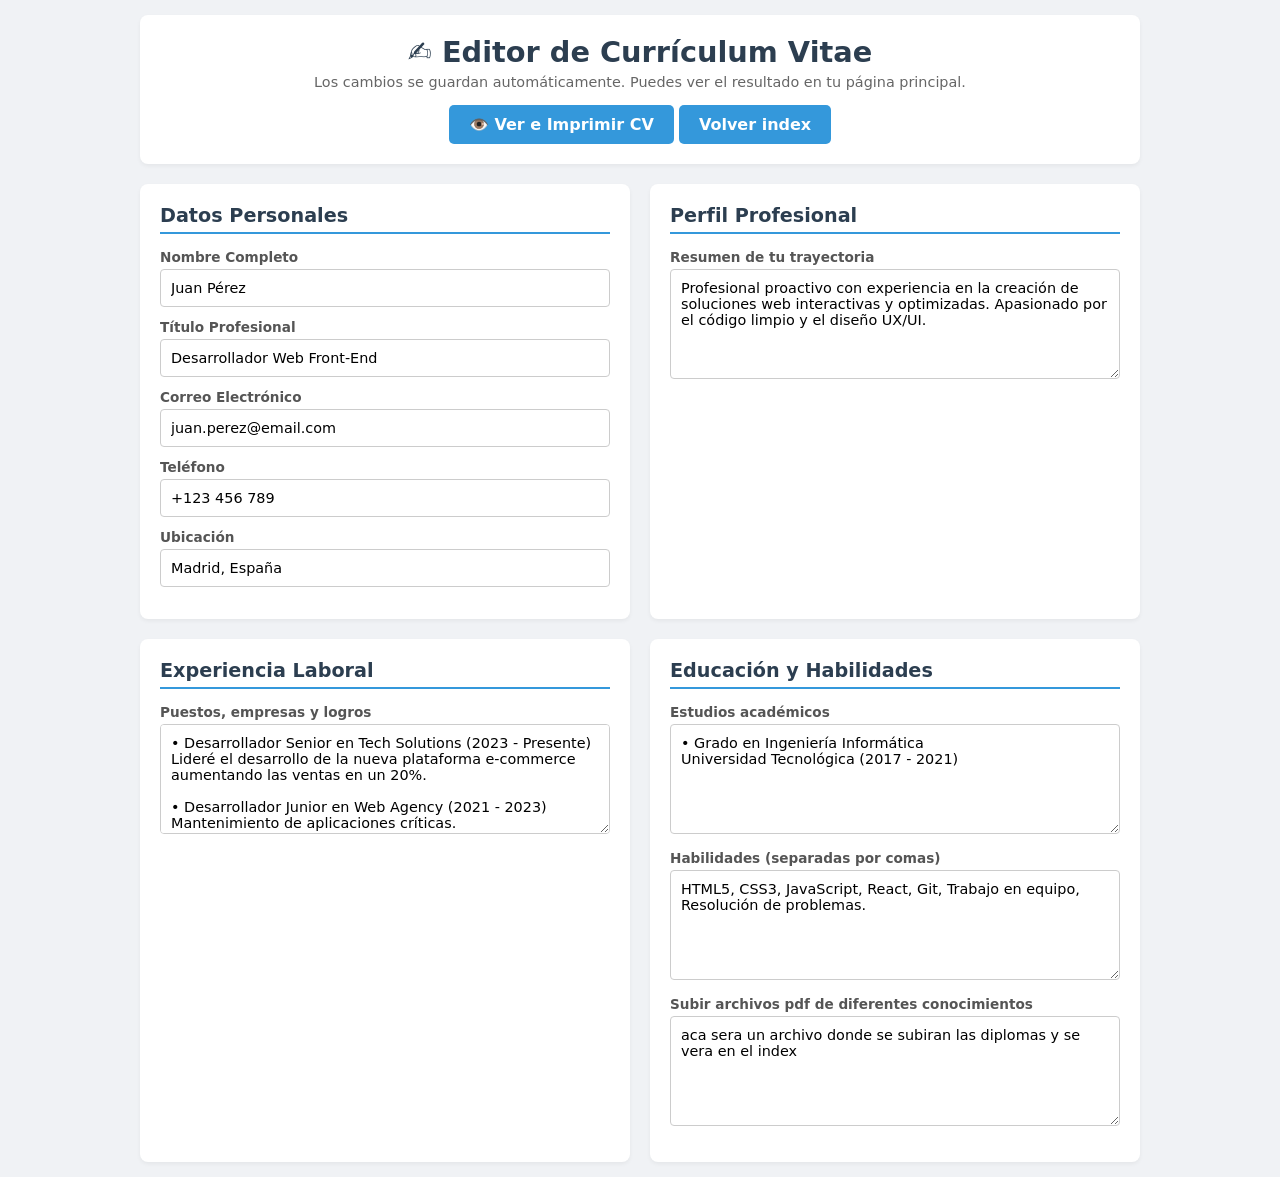
<file: container.html>
<!DOCTYPE html>
<html lang="es">
<head>
    <meta charset="UTF-8">
    <meta name="viewport" content="width=device-width, initial-scale=1.0">
    <title>Panel de Control - Editar CV</title>
    <link rel="stylesheet" href="../css/container.css">
</head>
<body>

    <div class="admin-container">
        <header class="admin-header">
            <h1>✍️ Editor de Currículum Vitae</h1>
            <p>Los cambios se guardan automáticamente. Puedes ver el resultado en tu página principal.</p>
            <a href="index.html" target="_blank" class="btn-view">👁️ Ver e Imprimir CV</a>
            <a href="index.html" class="btn-view"> Volver index</a>
        </header>

        <main class="form-grid">
            <section class="form-section">
                <h2>Datos Personales</h2>
                <div class="form-group">
                    <label for="input-name">Nombre Completo</label>
                    <input type="text" id="input-name">
                </div>
                <div class="form-group">
                    <label for="input-title">Título Profesional</label>
                    <input type="text" id="input-title">
                </div>
                <div class="form-group">
                    <label for="input-email">Correo Electrónico</label>
                    <input type="email" id="input-email">
                </div>
                <div class="form-group">
                    <label for="input-phone">Teléfono</label>
                    <input type="tel" id="input-phone">
                </div>
                <div class="form-group">
                    <label for="input-location">Ubicación</label>
                    <input type="text" id="input-location">
                </div>
            </section>

            <section class="form-section">
                <h2>Perfil Profesional</h2>
                <div class="form-group">
                    <label for="input-profile">Resumen de tu trayectoria</label>
                    <textarea id="input-profile"></textarea>
                </div>
            </section>

            <section class="form-section">
                <h2>Experiencia Laboral</h2>
                <div class="form-group">
                    <label for="input-experience">Puestos, empresas y logros</label>
                    <textarea id="input-experience"></textarea>
                </div>
            </section>

            <section class="form-section">
                <h2>Educación y Habilidades</h2>
                <div class="form-group">
                    <label for="input-education">Estudios académicos</label>
                    <textarea id="input-education"></textarea>
                </div>
                <div class="form-group">
                    <label for="input-skills">Habilidades (separadas por comas)</label>
                    <textarea id="input-skills"></textarea>
                </div>
                <div class="form-group">
                    <label for="input-diplomas">Subir archivos pdf de diferentes conocimientos</label>
                    <textarea id="input-diplomas"></textarea>
                </div>
            </section>
        </main>
    </div>

    <script src="js/script.js"></script>
</body>
</html>
</file>
<file: css/container.css>
* { box-sizing: border-box; margin: 0; padding: 0; }
body {
    font-family: 'Segoe UI', system-ui, sans-serif;
    background-color: #f0f2f5;
    color: #333;
    padding: 15px;
}
.admin-container {
    max-width: 1000px;
    margin: 0 auto;
}
.admin-header {
    background: white;
    padding: 20px;
    border-radius: 8px;
    margin-bottom: 20px;
    box-shadow: 0 2px 4px rgba(0,0,0,0.05);
    text-align: center;
}
.admin-header h1 { color: #2c3e50; font-size: 1.8em; margin-bottom: 5px; }
.admin-header p { color: #666; font-size: 0.9em; margin-bottom: 15px; }

.btn-view {
    display: inline-block;
    background: #3498db;
    color: white;
    text-decoration: none;
    padding: 10px 20px;
    border-radius: 5px;
    font-weight: bold;
    transition: background 0.2s;
}
.btn-view:hover { background: #2980b9; }

/* Grid responsivo para los formularios */
.form-grid {
    display: grid;
    grid-template-columns: 1fr;
    gap: 20px;
}
@media (min-width: 768px) {
    .form-grid { grid-template-columns: 1fr 1fr; }
}

.form-section {
    background: white;
    padding: 20px;
    border-radius: 8px;
    box-shadow: 0 2px 4px rgba(0,0,0,0.05);
}
.form-section h2 {
    color: #2c3e50;
    font-size: 1.2em;
    border-bottom: 2px solid #3498db;
    padding-bottom: 5px;
    margin-bottom: 15px;
}
.form-group { margin-bottom: 12px; }
label { display: block; font-weight: 600; margin-bottom: 4px; font-size: 0.85em; color: #555; }
input, textarea {
    width: 100%;
    padding: 10px;
    border: 1px solid #ccc;
    border-radius: 4px;
    font-family: inherit;
    font-size: 0.9em;
}
textarea { height: 110px; resize: vertical; }
input:focus, textarea:focus { border-color: #3498db; outline: none; }
</file>
